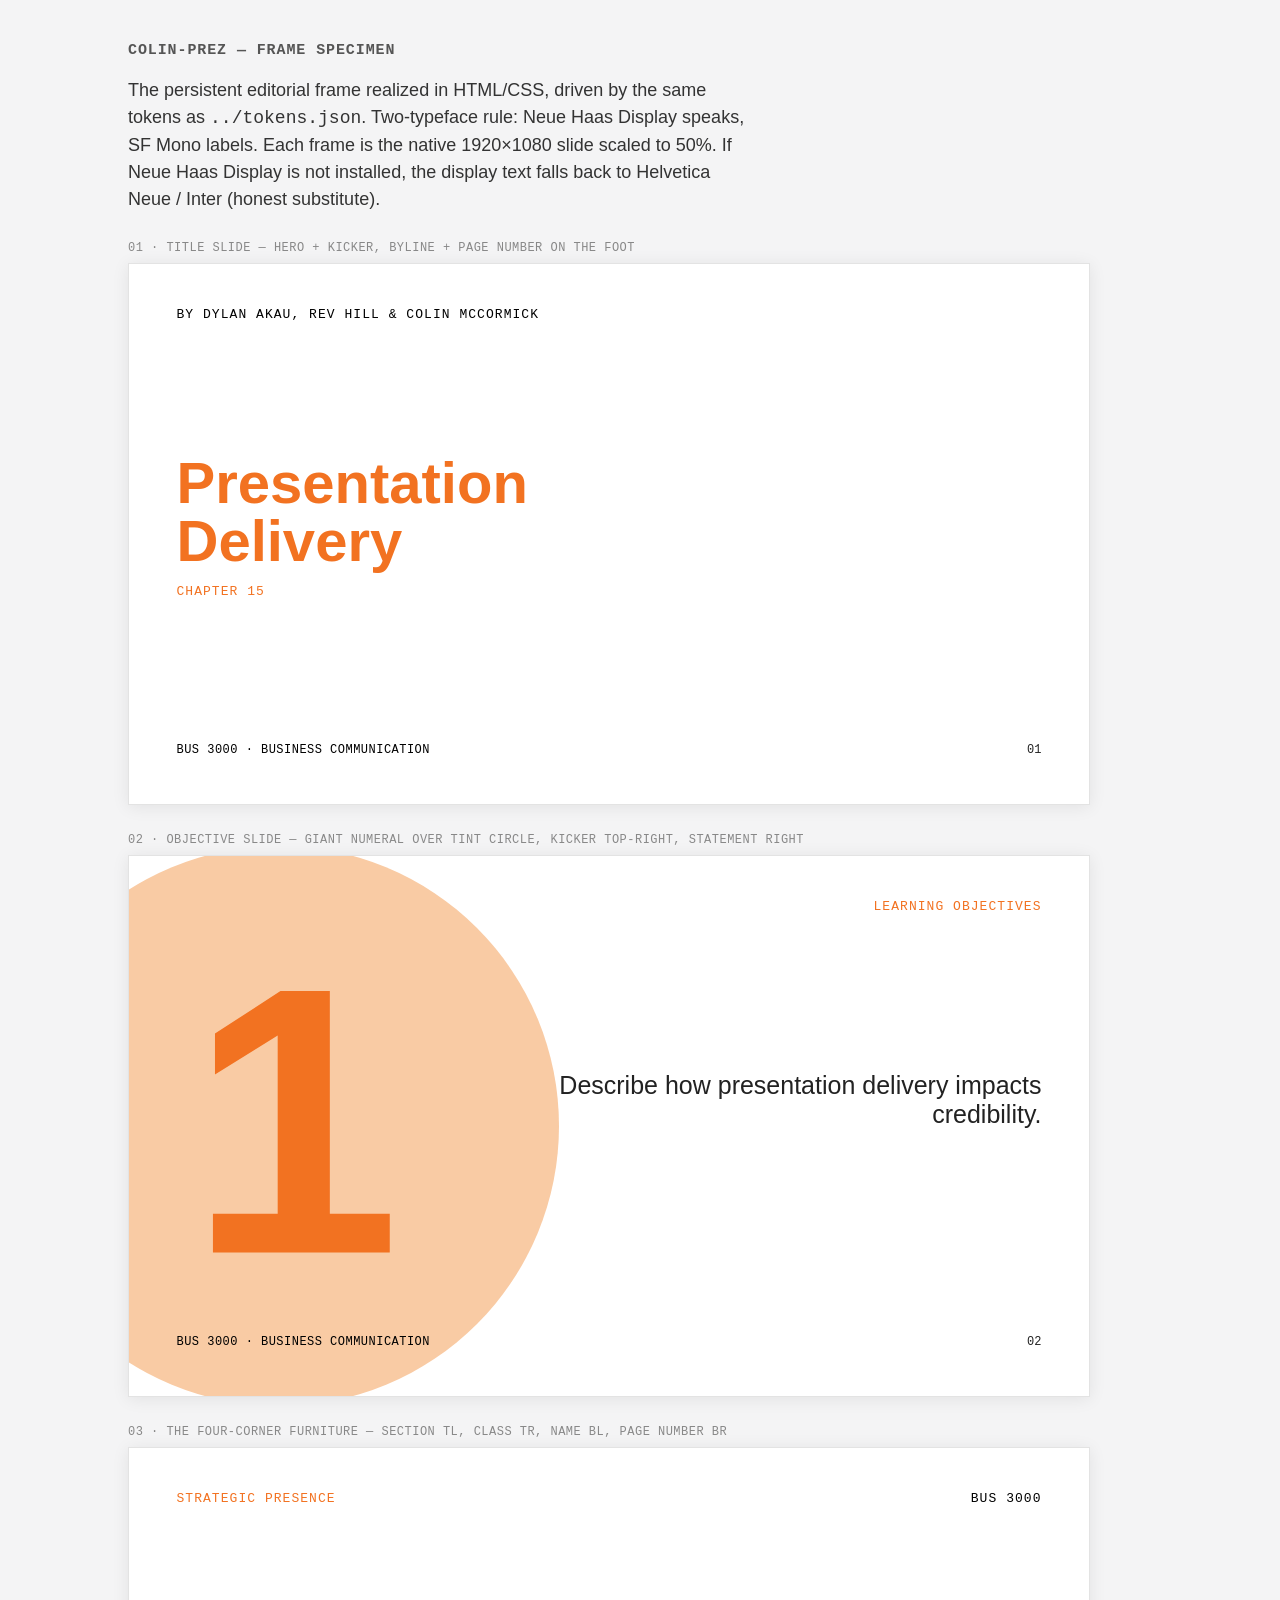
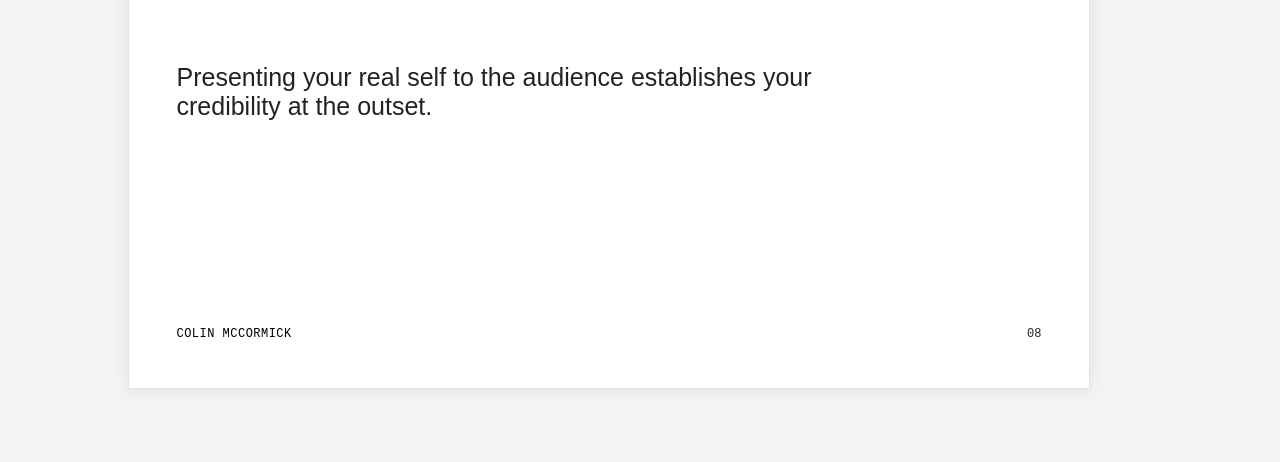
<file: colin-prez/specimen/index.html>
<!DOCTYPE html>
<html lang="en">
<head>
<meta charset="utf-8">
<meta name="viewport" content="width=device-width, initial-scale=1">
<title>colin-prez — frame specimen</title>
<style>
  /* ---- tokens (mirror of ../tokens.json) ---- */
  :root{
    --orange:#F27221; --charcoal:#222222; --gray:#5E5E5E; --black:#000; --white:#fff; --tint:#F9CBA4;
    --display:"Neue Haas Display","NeueHaasDisplay","Helvetica Neue",Inter,Arial,sans-serif;
    --mono:"SF Mono","SFMono-Regular",ui-monospace,Menlo,monospace;
    --mside:95px; --mtop:85px; --mbot:96px;
  }
  html,body{margin:0;background:#f4f4f5;color:#222;font-family:var(--mono);}
  .page{max-width:1024px;margin:0 auto;padding:32px 24px 64px;}
  h1{font-family:var(--mono);font-size:15px;letter-spacing:.06em;text-transform:uppercase;color:#555;font-weight:600;}
  .lede{font-family:var(--display);font-size:18px;color:#333;max-width:62ch;line-height:1.5;}
  .cap{font-family:var(--mono);font-size:12px;color:#888;letter-spacing:.04em;text-transform:uppercase;margin:28px 0 8px;}

  /* ---- the frame ---- */
  .frame{width:960px;height:540px;overflow:hidden;border:1px solid #e3e3e3;background:#fff;
         box-shadow:0 2px 16px rgba(0,0,0,.08);margin-bottom:8px;}
  .slide{width:1920px;height:1080px;transform:scale(.5);transform-origin:top left;
         background:var(--white);position:relative;font-family:var(--display);}

  .kicker{position:absolute;top:var(--mtop);font-family:var(--mono);font-weight:500;font-size:26px;
          letter-spacing:.08em;text-transform:uppercase;color:var(--orange);}
  .kicker.left{left:var(--mside);}
  .kicker.right{right:var(--mside);text-align:right;}
  .kicker.black{color:var(--black);}

  .footer{position:absolute;left:var(--mside);right:var(--mside);bottom:var(--mbot);
          display:flex;justify-content:space-between;align-items:baseline;}
  .footer .byline{font-family:var(--mono);font-size:24px;letter-spacing:.04em;
          text-transform:uppercase;color:var(--black);}
  .footer .pageno{font-family:var(--mono);font-size:24px;color:var(--charcoal);}

  .hero{position:absolute;left:var(--mside);font-family:var(--display);font-weight:700;
        font-size:116px;line-height:1.0;color:var(--orange);}
  .statement{position:absolute;font-family:var(--display);font-weight:300;font-size:50px;
        line-height:1.16;color:var(--charcoal);}

  /* objective slide motifs */
  .circle{position:absolute;left:-260px;top:-20px;width:1120px;height:1120px;border-radius:50%;
          background:var(--tint);}
  .numeral{position:absolute;left:120px;top:150px;font-family:var(--display);font-weight:700;
          font-size:760px;line-height:1;color:var(--orange);}
</style>
</head>
<body>
<div class="page">
  <h1>colin-prez — frame specimen</h1>
  <p class="lede">The persistent editorial frame realized in HTML/CSS, driven by the same tokens
  as <code>../tokens.json</code>. Two-typeface rule: Neue Haas Display speaks, SF Mono labels.
  Each frame is the native 1920×1080 slide scaled to 50%. If Neue Haas Display is not installed,
  the display text falls back to Helvetica Neue / Inter (honest substitute).</p>

  <!-- 1. TITLE -->
  <p class="cap">01 · title slide — hero + kicker, byline + page number on the foot</p>
  <div class="frame"><div class="slide">
    <div class="kicker left black">BY DYLAN AKAU, REV HILL &amp; COLIN McCORMICK</div>
    <div class="hero" style="top:380px">Presentation<br>Delivery</div>
    <div class="kicker left" style="top:640px;text-transform:uppercase">Chapter 15</div>
    <div class="footer"><span class="byline">BUS 3000 · BUSINESS COMMUNICATION</span><span class="pageno">01</span></div>
  </div></div>

  <!-- 2. OBJECTIVE -->
  <p class="cap">02 · objective slide — giant numeral over tint circle, kicker top-right, statement right</p>
  <div class="frame"><div class="slide">
    <div class="circle"></div>
    <div class="numeral">1</div>
    <div class="kicker right">Learning Objectives</div>
    <div class="statement" style="right:95px;width:980px;top:430px;text-align:right">
      Describe how presentation delivery impacts credibility.</div>
    <div class="footer"><span class="byline">BUS 3000 · BUSINESS COMMUNICATION</span><span class="pageno">02</span></div>
  </div></div>

  <!-- 3. FOUR-CORNER METADATA -->
  <p class="cap">03 · the four-corner furniture — section TL, class TR, name BL, page number BR</p>
  <div class="frame"><div class="slide">
    <div class="kicker left">Strategic Presence</div>
    <div class="kicker right black">BUS 3000</div>
    <div class="statement" style="left:95px;width:1400px;top:430px">
      Presenting your real self to the audience establishes your credibility at the outset.</div>
    <div class="footer"><span class="byline">Colin McCormick</span><span class="pageno">08</span></div>
  </div></div>

</div>
</body>
</html>
</file>
